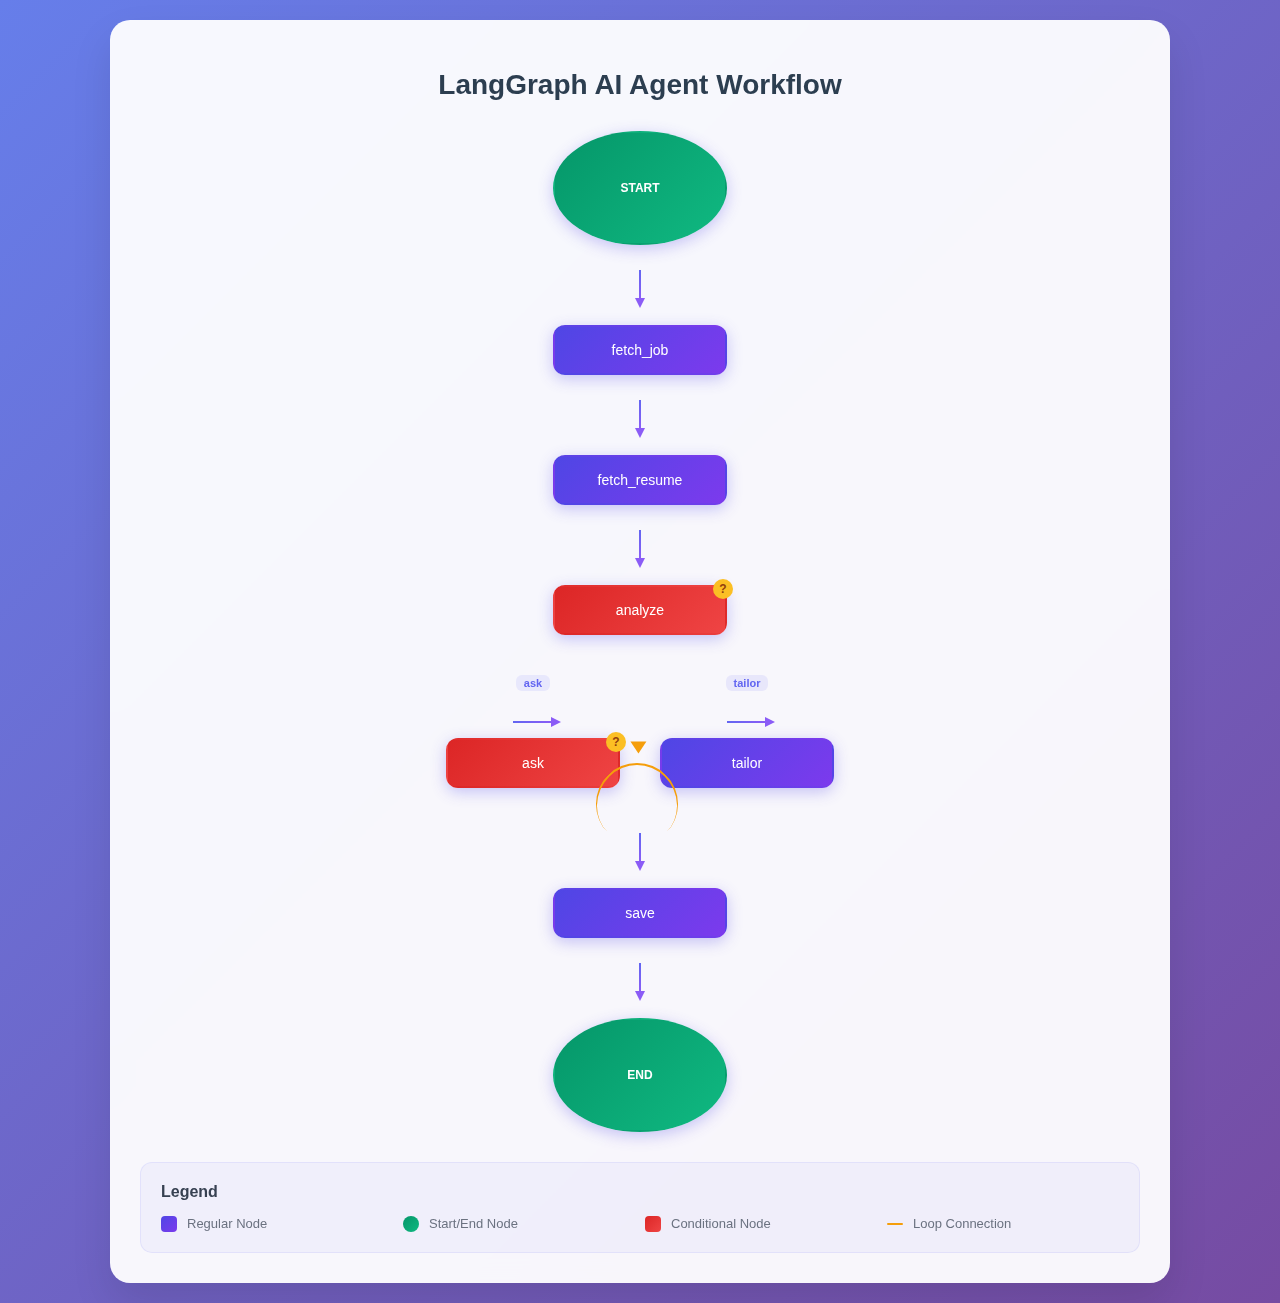
<file: agent_workflow_diagram.html>
<!DOCTYPE html>
<html lang="en">
<head>
    <meta charset="UTF-8">
    <meta name="viewport" content="width=device-width, initial-scale=1.0">
    <title>LangGraph Workflow Diagram</title>
    <style>
        body {
            font-family: -apple-system, BlinkMacSystemFont, 'Segoe UI', Roboto, sans-serif;
            margin: 0;
            padding: 20px;
            background: linear-gradient(135deg, #667eea 0%, #764ba2 100%);
            min-height: 100vh;
            display: flex;
            justify-content: center;
            align-items: center;
        }

        .container {
            background: rgba(255, 255, 255, 0.95);
            border-radius: 20px;
            padding: 30px;
            box-shadow: 0 20px 40px rgba(0, 0, 0, 0.1);
            backdrop-filter: blur(10px);
            max-width: 1000px;
            width: 100%;
        }

        .title {
            text-align: center;
            margin-bottom: 30px;
            color: #2c3e50;
            font-size: 28px;
            font-weight: 600;
        }

        .workflow-diagram {
            display: flex;
            flex-direction: column;
            align-items: center;
            gap: 20px;
            position: relative;
        }

        .node {
            background: linear-gradient(135deg, #4f46e5, #7c3aed);
            color: white;
            padding: 15px 25px;
            border-radius: 12px;
            font-weight: 500;
            font-size: 14px;
            box-shadow: 0 4px 15px rgba(79, 70, 229, 0.3);
            transition: all 0.3s ease;
            border: 2px solid transparent;
            min-width: 120px;
            text-align: center;
            cursor: pointer;
        }

        .node:hover {
            transform: translateY(-2px);
            box-shadow: 0 8px 25px rgba(79, 70, 229, 0.4);
        }

        .start-end {
            background: linear-gradient(135deg, #059669, #10b981);
            border-radius: 50%;
            width: 80px;
            height: 80px;
            display: flex;
            align-items: center;
            justify-content: center;
            font-weight: 600;
            font-size: 12px;
        }

        .conditional {
            background: linear-gradient(135deg, #dc2626, #ef4444);
            position: relative;
        }

        .conditional::before {
            content: '?';
            position: absolute;
            top: -8px;
            right: -8px;
            background: #fbbf24;
            color: #92400e;
            width: 20px;
            height: 20px;
            border-radius: 50%;
            display: flex;
            align-items: center;
            justify-content: center;
            font-size: 12px;
            font-weight: bold;
        }

        .arrow {
            width: 2px;
            height: 30px;
            background: linear-gradient(to bottom, #6366f1, #8b5cf6);
            position: relative;
            margin: 5px 0;
        }

        .arrow::after {
            content: '';
            position: absolute;
            bottom: -8px;
            left: -4px;
            width: 0;
            height: 0;
            border-left: 5px solid transparent;
            border-right: 5px solid transparent;
            border-top: 10px solid #8b5cf6;
        }

        .branch-container {
            display: flex;
            gap: 40px;
            align-items: flex-start;
            margin: 20px 0;
            position: relative;
        }

        .branch {
            display: flex;
            flex-direction: column;
            align-items: center;
            gap: 10px;
        }

        .branch-arrow {
            width: 40px;
            height: 2px;
            background: linear-gradient(to right, #6366f1, #8b5cf6);
            position: relative;
            margin: 15px 0 5px 0;
        }

        .branch-arrow::after {
            content: '';
            position: absolute;
            right: -8px;
            top: -4px;
            width: 0;
            height: 0;
            border-top: 5px solid transparent;
            border-bottom: 5px solid transparent;
            border-left: 10px solid #8b5cf6;
        }

        .branch-label {
            font-size: 11px;
            color: #6366f1;
            font-weight: 600;
            background: rgba(99, 102, 241, 0.1);
            padding: 2px 8px;
            border-radius: 6px;
            margin-bottom: 5px;
        }

        .loop-arrow {
            position: absolute;
            right: -60px;
            top: 50%;
            width: 80px;
            height: 80px;
            border: 2px solid #f59e0b;
            border-radius: 50%;
            border-right: none;
            border-bottom: none;
            transform: rotate(45deg);
        }

        .loop-arrow::after {
            content: '';
            position: absolute;
            top: -8px;
            left: -8px;
            width: 0;
            height: 0;
            border-right: 8px solid transparent;
            border-left: 8px solid transparent;
            border-top: 12px solid #f59e0b;
            transform: rotate(-45deg);
        }

        .legend {
            margin-top: 30px;
            padding: 20px;
            background: rgba(99, 102, 241, 0.05);
            border-radius: 12px;
            border: 1px solid rgba(99, 102, 241, 0.1);
        }

        .legend-title {
            font-weight: 600;
            margin-bottom: 15px;
            color: #374151;
            font-size: 16px;
        }

        .legend-items {
            display: grid;
            grid-template-columns: repeat(auto-fit, minmax(200px, 1fr));
            gap: 10px;
        }

        .legend-item {
            display: flex;
            align-items: center;
            gap: 10px;
            font-size: 13px;
            color: #6b7280;
        }

        .legend-color {
            width: 16px;
            height: 16px;
            border-radius: 4px;
        }

        .regular-node { background: linear-gradient(135deg, #4f46e5, #7c3aed); }
        .start-end-color { background: linear-gradient(135deg, #059669, #10b981); border-radius: 50%; }
        .conditional-color { background: linear-gradient(135deg, #dc2626, #ef4444); }
    </style>
</head>
<body>
    <div class="container">
        <h1 class="title">LangGraph AI Agent Workflow</h1>

        <div class="workflow-diagram">
            <!-- START -->
            <div class="node start-end">START</div>
            <div class="arrow"></div>

            <!-- fetch_job -->
            <div class="node">fetch_job</div>
            <div class="arrow"></div>

            <!-- fetch_resume -->
            <div class="node">fetch_resume</div>
            <div class="arrow"></div>

            <!-- analyze (conditional) -->
            <div class="node conditional">analyze</div>

            <!-- Conditional branches -->
            <div class="branch-container">
                <div class="branch">
                    <div class="branch-label">ask</div>
                    <div class="branch-arrow"></div>
                    <div class="node conditional" style="position: relative;">
                        ask
                        <!-- Loop back arrow -->
                        <div class="loop-arrow"></div>
                    </div>
                </div>

                <div class="branch">
                    <div class="branch-label">tailor</div>
                    <div class="branch-arrow"></div>
                    <div class="node">tailor</div>
                </div>
            </div>

            <!-- Convergence to save -->
            <div class="arrow"></div>
            <div class="node">save</div>
            <div class="arrow"></div>

            <!-- END -->
            <div class="node start-end">END</div>
        </div>

        <div class="legend">
            <div class="legend-title">Legend</div>
            <div class="legend-items">
                <div class="legend-item">
                    <div class="legend-color regular-node"></div>
                    <span>Regular Node</span>
                </div>
                <div class="legend-item">
                    <div class="legend-color start-end-color"></div>
                    <span>Start/End Node</span>
                </div>
                <div class="legend-item">
                    <div class="legend-color conditional-color"></div>
                    <span>Conditional Node</span>
                </div>
                <div class="legend-item">
                    <div style="width: 16px; height: 2px; background: #f59e0b; border-radius: 2px;"></div>
                    <span>Loop Connection</span>
                </div>
            </div>
        </div>
    </div>

    <script>
        // Add interactive hover effects
        document.querySelectorAll('.node').forEach(node => {
            node.addEventListener('mouseenter', function() {
                this.style.transform = 'translateY(-3px) scale(1.05)';
            });

            node.addEventListener('mouseleave', function() {
                this.style.transform = 'translateY(0) scale(1)';
            });
        });

        // Add click animations
        document.querySelectorAll('.node').forEach(node => {
            node.addEventListener('click', function() {
                this.style.animation = 'pulse 0.6s ease-in-out';
                setTimeout(() => {
                    this.style.animation = '';
                }, 600);
            });
        });

        // Add tooltip functionality
        function setupTooltips() {
            const conditionalNodes = document.querySelectorAll('.conditional');

            conditionalNodes.forEach(node => {
                const tooltip = node.querySelector('.tooltip');
                if (tooltip) {
                    node.addEventListener('mouseenter', function() {
                        tooltip.classList.add('show');
                    });

                    node.addEventListener('mouseleave', function() {
                        tooltip.classList.remove('show');
                    });
                }
            });
        }

        // Initialize tooltips
        setupTooltips();
    </script>
</body>
</html>
</file>
